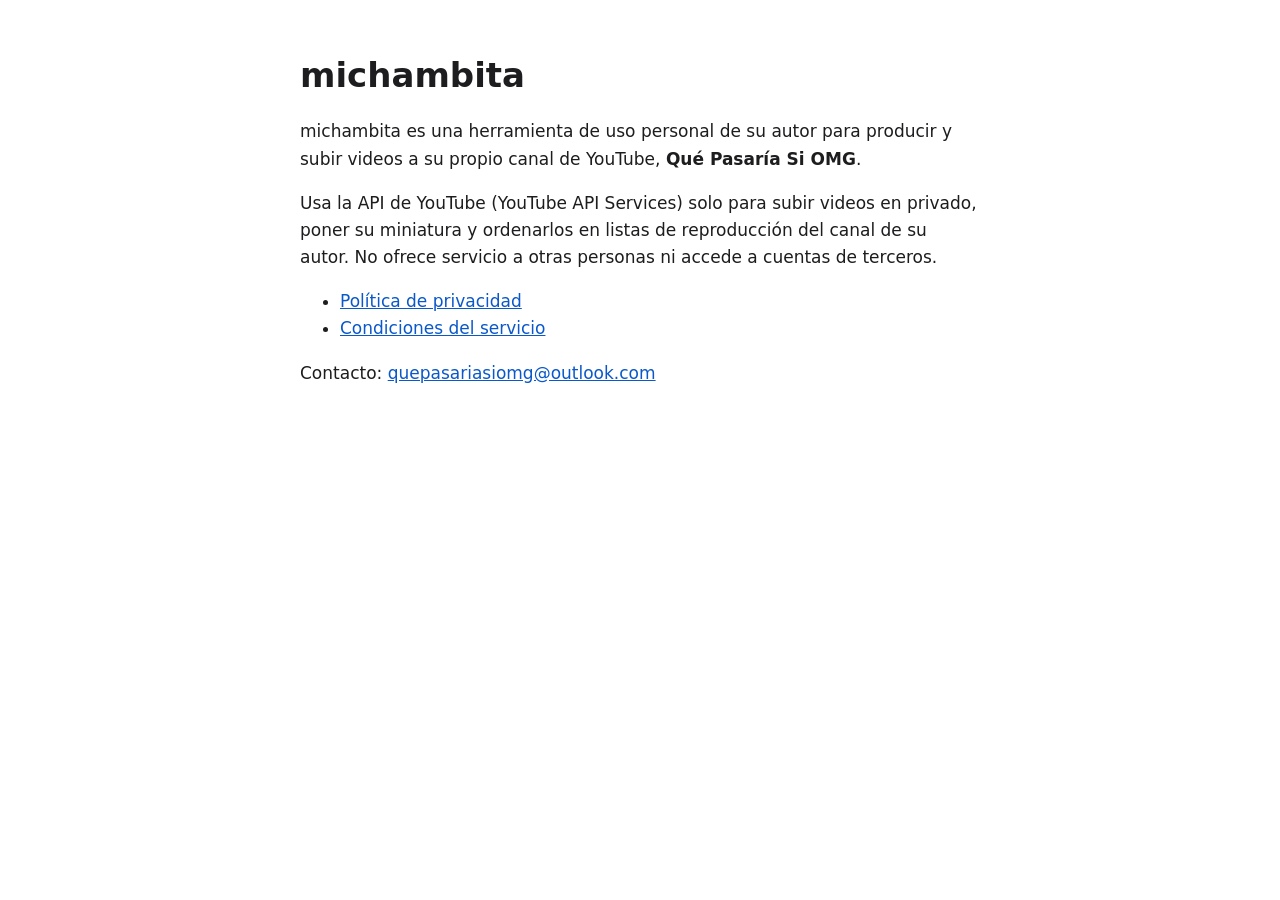
<file: index.html>
<!DOCTYPE html>
<html lang="es">
<head>
<meta charset="utf-8">
<meta name="viewport" content="width=device-width, initial-scale=1">
<meta name="google-site-verification" content="-DFK1y5IvOEaAomuNhqJSc9qlPlQ76kKwhSayclKGpw" />
<title>michambita</title>
<link rel="stylesheet" href="estilo.css">
</head>
<body>
<main>
  <h1>michambita</h1>
  <p>michambita es una herramienta de uso personal de su autor para producir y subir videos a su propio canal de YouTube, <strong>Qué Pasaría Si OMG</strong>.</p>
  <p>Usa la API de YouTube (YouTube API Services) solo para subir videos en privado, poner su miniatura y ordenarlos en listas de reproducción del canal de su autor. No ofrece servicio a otras personas ni accede a cuentas de terceros.</p>
  <ul>
    <li><a href="privacidad.html">Política de privacidad</a></li>
    <li><a href="condiciones.html">Condiciones del servicio</a></li>
  </ul>
  <p>Contacto: <a href="mailto:quepasariasiomg@outlook.com">quepasariasiomg@outlook.com</a></p>
</main>
</body>
</html>
</file>
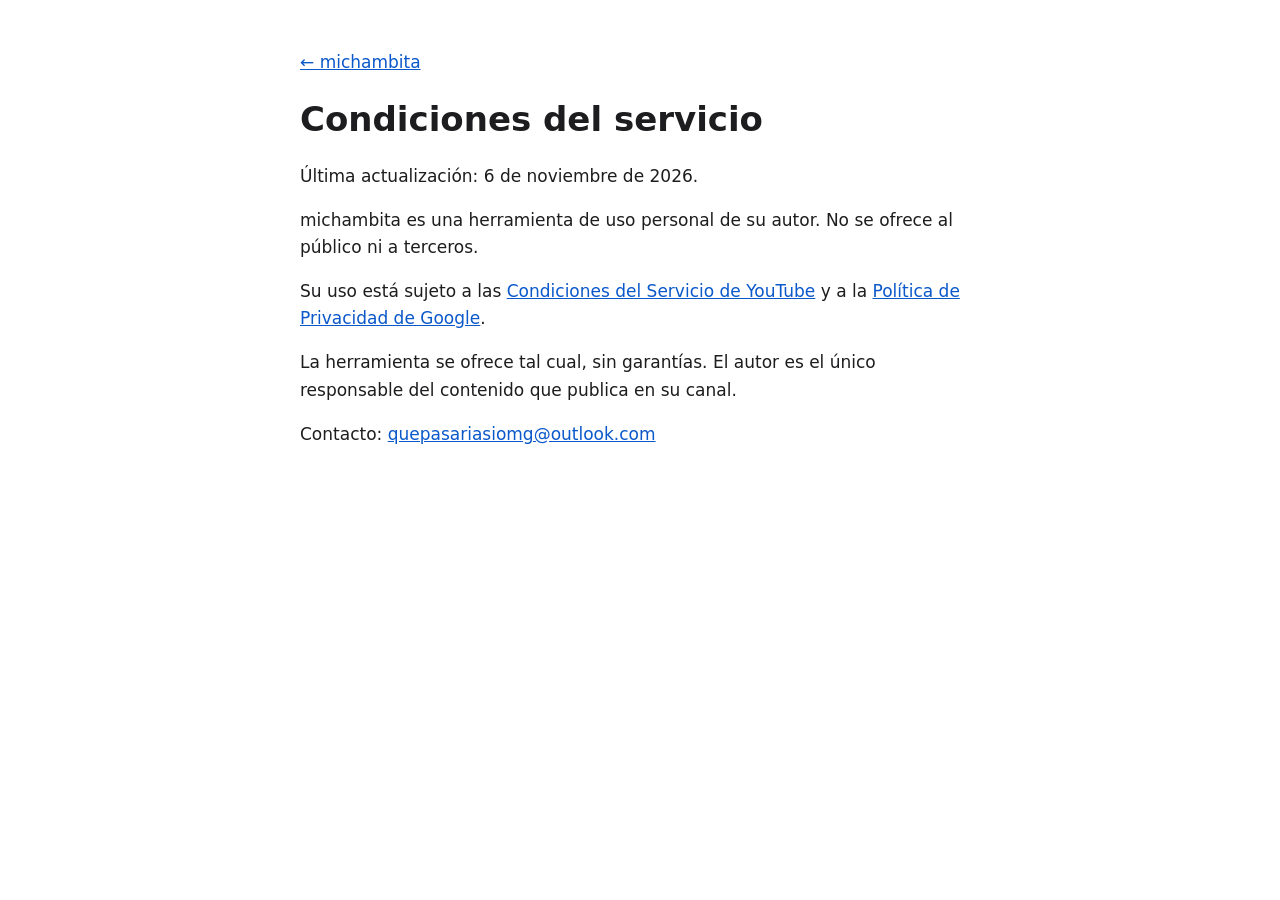
<file: condiciones.html>
<!DOCTYPE html>
<html lang="es">
<head>
<meta charset="utf-8">
<meta name="viewport" content="width=device-width, initial-scale=1">
<title>Condiciones · michambita</title>
<link rel="stylesheet" href="estilo.css">
</head>
<body>
<main>
  <p><a href="index.html">← michambita</a></p>
  <h1>Condiciones del servicio</h1>
  <p>Última actualización: 6 de noviembre de 2026.</p>
  <p>michambita es una herramienta de uso personal de su autor. No se ofrece al público ni a terceros.</p>
  <p>Su uso está sujeto a las <a href="https://www.youtube.com/t/terms">Condiciones del Servicio de YouTube</a> y a la <a href="https://policies.google.com/privacy">Política de Privacidad de Google</a>.</p>
  <p>La herramienta se ofrece tal cual, sin garantías. El autor es el único responsable del contenido que publica en su canal.</p>
  <p>Contacto: <a href="mailto:quepasariasiomg@outlook.com">quepasariasiomg@outlook.com</a></p>
</main>
</body>
</html>
</file>
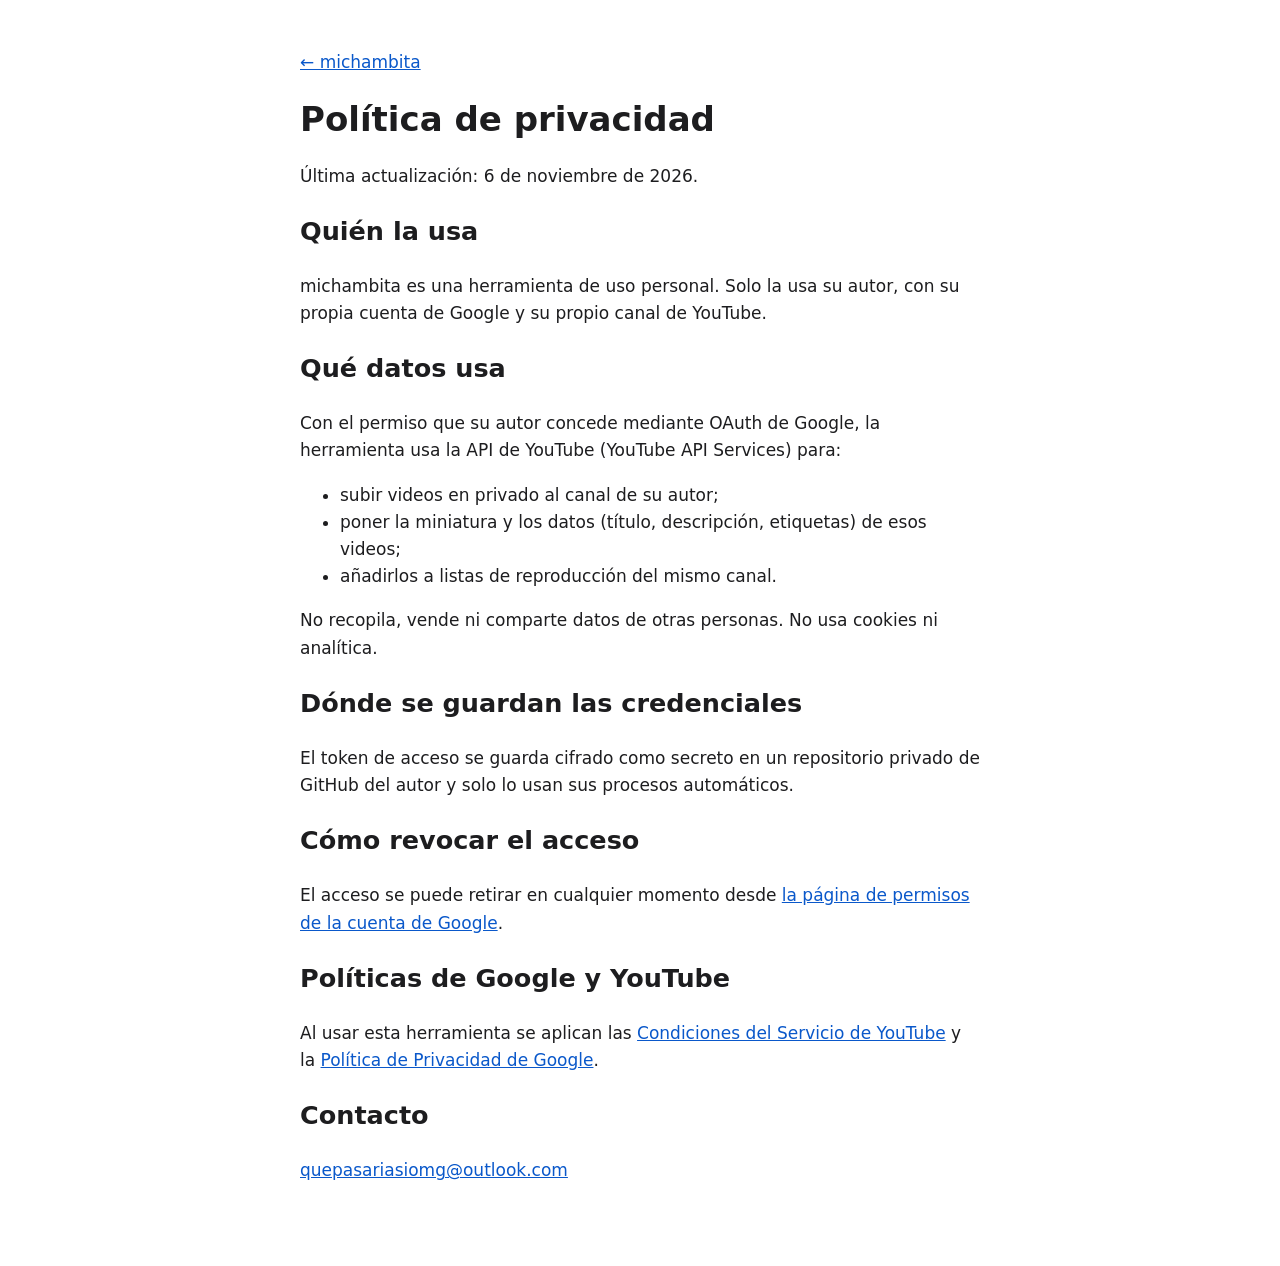
<file: privacidad.html>
<!DOCTYPE html>
<html lang="es">
<head>
<meta charset="utf-8">
<meta name="viewport" content="width=device-width, initial-scale=1">
<title>Privacidad · michambita</title>
<link rel="stylesheet" href="estilo.css">
</head>
<body>
<main>
  <p><a href="index.html">← michambita</a></p>
  <h1>Política de privacidad</h1>
  <p>Última actualización: 6 de noviembre de 2026.</p>

  <h2>Quién la usa</h2>
  <p>michambita es una herramienta de uso personal. Solo la usa su autor, con su propia cuenta de Google y su propio canal de YouTube.</p>

  <h2>Qué datos usa</h2>
  <p>Con el permiso que su autor concede mediante OAuth de Google, la herramienta usa la API de YouTube (YouTube API Services) para:</p>
  <ul>
    <li>subir videos en privado al canal de su autor;</li>
    <li>poner la miniatura y los datos (título, descripción, etiquetas) de esos videos;</li>
    <li>añadirlos a listas de reproducción del mismo canal.</li>
  </ul>
  <p>No recopila, vende ni comparte datos de otras personas. No usa cookies ni analítica.</p>

  <h2>Dónde se guardan las credenciales</h2>
  <p>El token de acceso se guarda cifrado como secreto en un repositorio privado de GitHub del autor y solo lo usan sus procesos automáticos.</p>

  <h2>Cómo revocar el acceso</h2>
  <p>El acceso se puede retirar en cualquier momento desde <a href="https://myaccount.google.com/permissions">la página de permisos de la cuenta de Google</a>.</p>

  <h2>Políticas de Google y YouTube</h2>
  <p>Al usar esta herramienta se aplican las <a href="https://www.youtube.com/t/terms">Condiciones del Servicio de YouTube</a> y la <a href="https://policies.google.com/privacy">Política de Privacidad de Google</a>.</p>

  <h2>Contacto</h2>
  <p><a href="mailto:quepasariasiomg@outlook.com">quepasariasiomg@outlook.com</a></p>
</main>
</body>
</html>
</file>
<file: estilo.css>
:root { --fondo: #ffffff; --texto: #1d1d1f; --enlace: #0a58ca; }
@media (prefers-color-scheme: dark) {
  :root { --fondo: #121212; --texto: #e8e8e8; --enlace: #7ab7ff; }
}
body { margin: 0; background: var(--fondo); color: var(--texto); font: 17px/1.6 system-ui, sans-serif; }
main { max-width: 680px; margin: 0 auto; padding: 32px 16px 64px; }
a { color: var(--enlace); }
h1 { line-height: 1.2; }
</file>
